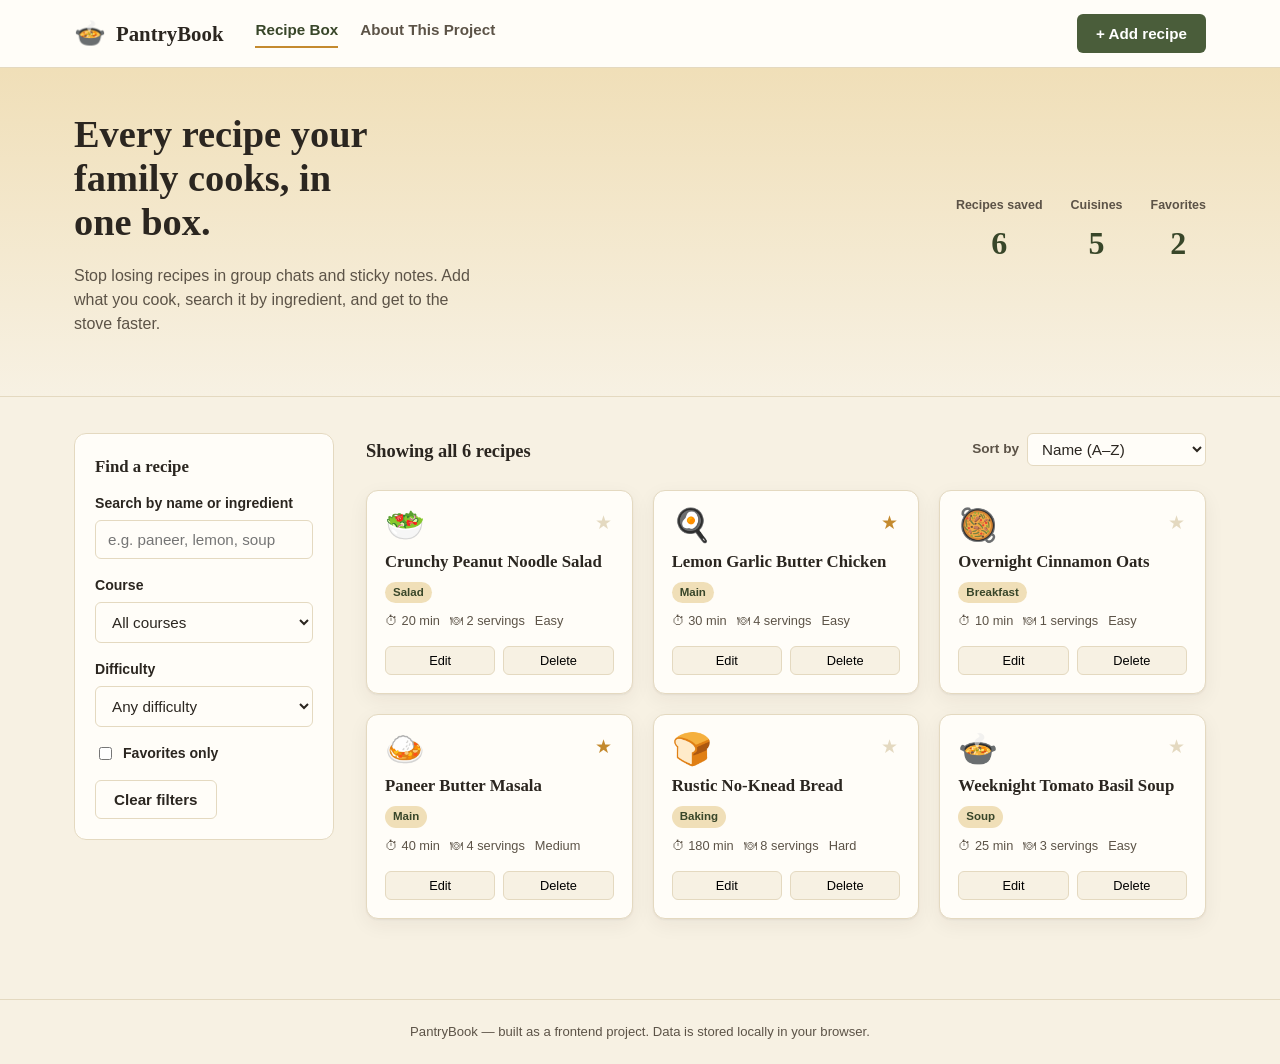
<file: index.html>
<!DOCTYPE html>
<html lang="en">
<head>
  <meta charset="UTF-8" />
  <meta name="viewport" content="width=device-width, initial-scale=1.0" />
  <title>PantryBook — Your Recipe Collection</title>
  <meta name="description" content="Organize, search and cook from your own family recipe box." />
 <link rel="stylesheet" href="css/style.css" />
  <link rel="icon" type="image/svg+xml" href="images/favicon.svg" />
</head>
<body>

  <header class="site-header">
    <div class="wrap header-row">
      <a href="index.html" class="brand">
        <span class="brand-mark" aria-hidden="true">🍲</span>
        <span class="brand-name">PantryBook</span>
      </a>
      <nav class="site-nav" aria-label="Primary">
        <a href="index.html" class="active">Recipe Box</a>
        <a href="about.html">About This Project</a>
      </nav>
      <button id="addRecipeBtn" class="btn btn-primary">+ Add recipe</button>
    </div>
  </header>

  <section class="hero">
    <div class="wrap hero-row">
      <div class="hero-copy">
        <h1>Every recipe your family cooks, in one box.</h1>
        <p>Stop losing recipes in group chats and sticky notes. Add what you cook, search it by ingredient, and get to the stove faster.</p>
      </div>
      <dl class="hero-stats" id="heroStats" aria-label="Collection statistics">
        <div class="stat">
          <dt>Recipes saved</dt>
          <dd id="statTotal">0</dd>
        </div>
        <div class="stat">
          <dt>Cuisines</dt>
          <dd id="statCuisines">0</dd>
        </div>
        <div class="stat">
          <dt>Favorites</dt>
          <dd id="statFavorites">0</dd>
        </div>
      </dl>
    </div>
  </section>

  <main class="wrap main-layout">

    <aside class="filters" aria-label="Filter recipes">
      <h2>Find a recipe</h2>

      <div class="field">
        <label for="searchInput">Search by name or ingredient</label>
        <input type="search" id="searchInput" placeholder="e.g. paneer, lemon, soup" autocomplete="off" />
      </div>

      <div class="field">
        <label for="categorySelect">Course</label>
        <select id="categorySelect">
          <option value="all">All courses</option>
        </select>
      </div>

      <div class="field">
        <label for="difficultySelect">Difficulty</label>
        <select id="difficultySelect">
          <option value="all">Any difficulty</option>
          <option value="Easy">Easy</option>
          <option value="Medium">Medium</option>
          <option value="Hard">Hard</option>
        </select>
      </div>

      <div class="field checkbox-field">
        <input type="checkbox" id="favOnly" />
        <label for="favOnly">Favorites only</label>
      </div>

      <button id="clearFiltersBtn" class="btn btn-ghost">Clear filters</button>
    </aside>

    <section class="results" aria-label="Recipe results">
      <div class="results-head">
        <h2 id="resultsCount">Showing all recipes</h2>
        <label class="sort-label" for="sortSelect">Sort by
          <select id="sortSelect">
            <option value="name">Name (A–Z)</option>
            <option value="time">Cook time (shortest)</option>
            <option value="difficulty">Difficulty</option>
          </select>
        </label>
      </div>

      <div id="recipeGrid" class="recipe-grid"></div>

      <p id="emptyState" class="empty-state" hidden>
        No recipes match your search. Try a different ingredient, or
        <button id="emptyClearBtn" class="link-btn">clear your filters</button>.
      </p>
    </section>

  </main>

  <footer class="site-footer">
    <div class="wrap">
      <p>PantryBook — built as a frontend  project. Data is stored locally in your browser.</p>
    </div>
  </footer>


  <div id="detailModal" class="modal" hidden>
    <div class="modal-panel modal-panel--wide" role="dialog" aria-modal="true" aria-labelledby="detailTitle">
      <button class="modal-close" data-close-modal aria-label="Close">✕</button>
      <div id="detailContent"></div>
    </div>
  </div>


  <div id="formModal" class="modal" hidden>
    <div class="modal-panel" role="dialog" aria-modal="true" aria-labelledby="formTitle">
      <button class="modal-close" data-close-modal aria-label="Close">✕</button>
      <h2 id="formTitle">Add a recipe</h2>
      <form id="recipeForm" novalidate>
        <input type="hidden" id="recipeId" />

        <div class="field">
          <label for="titleInput">Recipe name *</label>
          <input type="text" id="titleInput" required maxlength="60" />
          <small class="error" id="titleError"></small>
        </div>

        <div class="field-row">
          <div class="field">
            <label for="courseInput">Course *</label>
            <input type="text" id="courseInput" placeholder="Breakfast, Main, Dessert…" required />
          </div>
          <div class="field">
            <label for="cuisineInput">Cuisine *</label>
            <input type="text" id="cuisineInput" placeholder="Indian, Italian…" required />
          </div>
        </div>

        <div class="field-row">
          <div class="field">
            <label for="timeInput">Cook time (minutes) *</label>
            <input type="number" id="timeInput" min="1" max="600" required />
            <small class="error" id="timeError"></small>
          </div>
          <div class="field">
            <label for="servingsInput">Servings *</label>
            <input type="number" id="servingsInput" min="1" max="50" required />
          </div>
          <div class="field">
            <label for="difficultyInput">Difficulty *</label>
            <select id="difficultyInput" required>
              <option value="Easy">Easy</option>
              <option value="Medium">Medium</option>
              <option value="Hard">Hard</option>
            </select>
          </div>
        </div>

        <div class="field">
          <label for="ingredientsInput">Ingredients * (one per line)</label>
          <textarea id="ingredientsInput" rows="5" required placeholder="2 cups rice&#10;1 onion, sliced&#10;1 tsp cumin"></textarea>
          <small class="error" id="ingredientsError"></small>
        </div>

        <div class="field">
          <label for="stepsInput">Method * (one step per line)</label>
          <textarea id="stepsInput" rows="5" required placeholder="Rinse the rice until water runs clear.&#10;Heat oil and fry the cumin until fragrant."></textarea>
          <small class="error" id="stepsError"></small>
        </div>

        <div class="field">
          <label for="emojiInput">Icon</label>
          <select id="emojiInput">
            <option value="🍛">🍛 Curry / rice</option>
            <option value="🍲">🍲 Soup / stew</option>
            <option value="🥗">🥗 Salad</option>
            <option value="🍰">🍰 Dessert</option>
            <option value="🍞">🍞 Bread / baking</option>
            <option value="🍳">🍳 Breakfast</option>
            <option value="🍜">🍜 Noodles</option>
            <option value="🥘">🥘 One-pot</option>
          </select>
        </div>

        <div class="form-actions">
          <button type="button" class="btn btn-ghost" data-close-modal>Cancel</button>
          <button type="submit" class="btn btn-primary" id="saveRecipeBtn">Save recipe</button>
        </div>
      </form>
    </div>
  </div>

  <div id="toast" class="toast" hidden></div>

  <script src="js/script.js"></script>
</body>
</html>
</file>
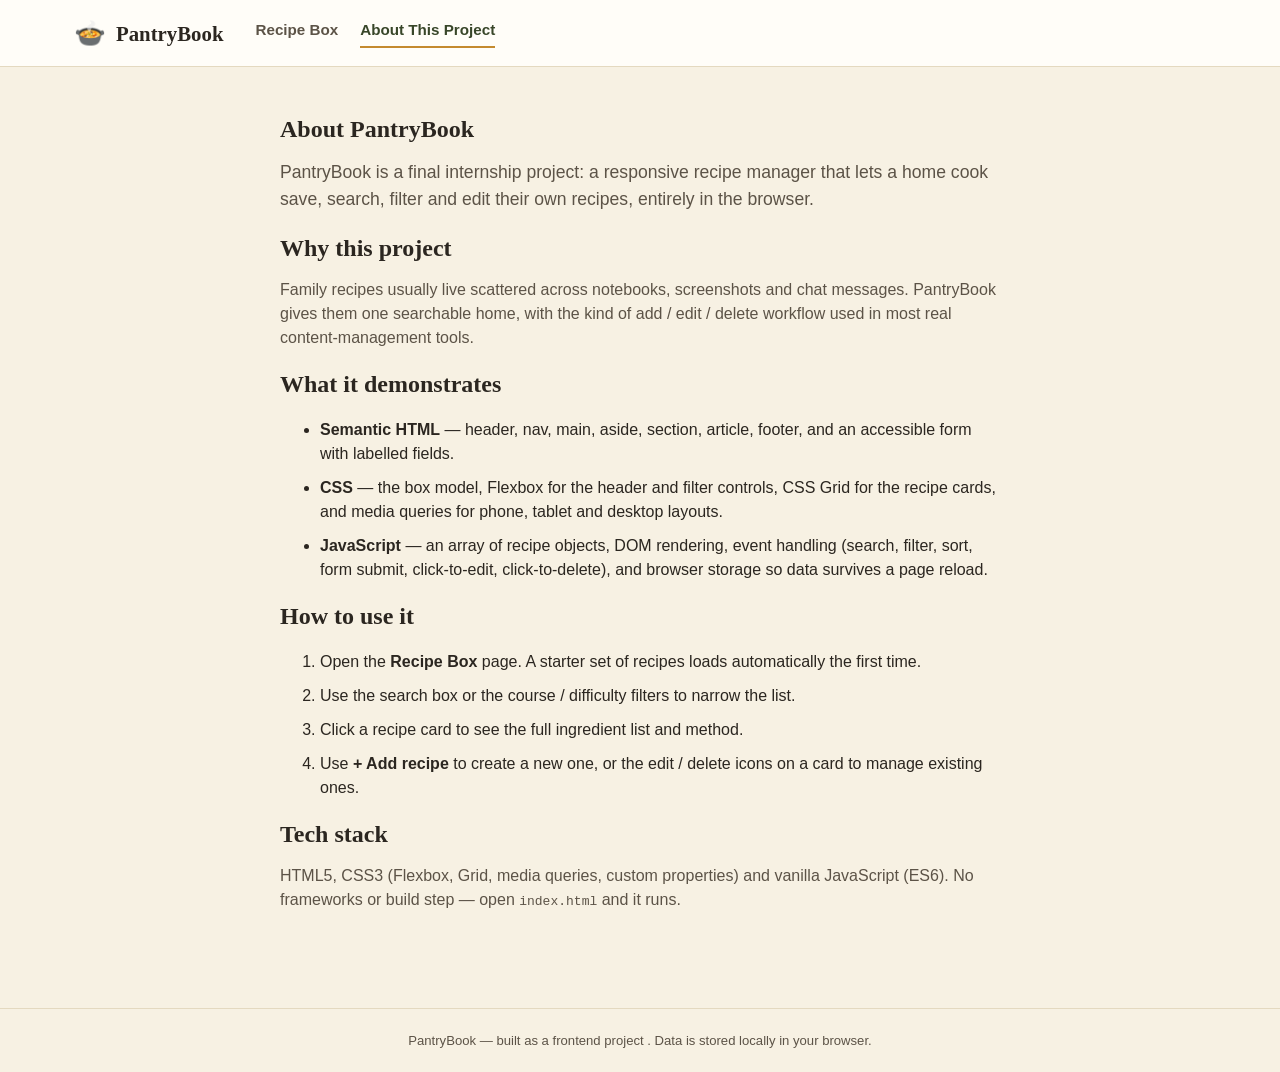
<file: about.html>
<!DOCTYPE html>
<html lang="en">
<head>
  <meta charset="UTF-8" />
  <meta name="viewport" content="width=device-width, initial-scale=1.0" />
  <title>About — PantryBook</title>
  <link rel="stylesheet" href="css/style.css" />
  <link rel="icon" type="image/svg+xml" href="images/favicon.svg" />
</head>
<body>

  <header class="site-header">
    <div class="wrap header-row">
      <a href="index.html" class="brand">
        <span class="brand-mark" aria-hidden="true">🍲</span>
        <span class="brand-name">PantryBook</span>
      </a>
      <nav class="site-nav" aria-label="Primary">
        <a href="index.html">Recipe Box</a>
        <a href="about.html" class="active">About This Project</a>
      </nav>
    </div>
  </header>

  <main class="wrap about-page">
    <article class="about-article">
      <h1>About PantryBook</h1>
      <p class="lede">PantryBook is a final internship project: a responsive recipe manager that lets a home cook save, search, filter and edit their own recipes, entirely in the browser.</p>

      <section>
        <h2>Why this project</h2>
        <p>Family recipes usually live scattered across notebooks, screenshots and chat messages. PantryBook gives them one searchable home, with the kind of add / edit / delete workflow used in most real content-management tools.</p>
      </section>

      <section>
        <h2>What it demonstrates</h2>
        <ul class="skills-list">
          <li><strong>Semantic HTML</strong> — header, nav, main, aside, section, article, footer, and an accessible form with labelled fields.</li>
          <li><strong>CSS</strong> — the box model, Flexbox for the header and filter controls, CSS Grid for the recipe cards, and media queries for phone, tablet and desktop layouts.</li>
          <li><strong>JavaScript</strong> — an array of recipe objects, DOM rendering, event handling (search, filter, sort, form submit, click-to-edit, click-to-delete), and browser storage so data survives a page reload.</li>
        </ul>
      </section>

      <section>
        <h2>How to use it</h2>
        <ol class="steps-list">
          <li>Open the <strong>Recipe Box</strong> page. A starter set of recipes loads automatically the first time.</li>
          <li>Use the search box or the course / difficulty filters to narrow the list.</li>
          <li>Click a recipe card to see the full ingredient list and method.</li>
          <li>Use <strong>+ Add recipe</strong> to create a new one, or the edit / delete icons on a card to manage existing ones.</li>
        </ol>
      </section>

      <section>
        <h2>Tech stack</h2>
        <p>HTML5, CSS3 (Flexbox, Grid, media queries, custom properties) and vanilla JavaScript (ES6). No frameworks or build step — open <code>index.html</code> and it runs.</p>
      </section>
    </article>
  </main>

  <footer class="site-footer">
    <div class="wrap">
      <p>PantryBook — built as a frontend project . Data is stored locally in your browser.</p>
    </div>
  </footer>

</body>
</html>
</file>
<file: css/style.css>
:root {
  --ink: #2b2620;
  --ink-soft: #5c5347;
  --parchment: #f7f1e3;
  --card: #fffdf8;
  --olive: #4a5d3a;
  --olive-dark: #384629;
  --turmeric: #c48a2e;
  --turmeric-soft: #f0dfb8;
  --line: #e4d9c0;
  --danger: #a8402f;
  --radius-s: 6px;
  --radius-m: 12px;
  --shadow: 0 1px 2px rgba(43,38,32,0.06), 0 6px 20px rgba(43,38,32,0.06);
  --font-display: "Fraunces", Georgia, serif;
  --font-body: "Inter", -apple-system, BlinkMacSystemFont, "Segoe UI", sans-serif;
}

* { box-sizing: border-box; }

html { scroll-behavior: smooth; }

body {
  margin: 0;
  font-family: var(--font-body);
  color: var(--ink);
  background: var(--parchment);
  line-height: 1.5;
}

h1, h2, h3 { font-family: var(--font-display); font-weight: 600; margin: 0 0 0.5em; }

p { margin: 0 0 1em; color: var(--ink-soft); }

a { color: var(--olive-dark); }

.wrap {
  max-width: 1180px;
  margin: 0 auto;
  padding: 0 24px;
}



.btn {
  font-family: var(--font-body);
  font-size: 0.95rem;
  font-weight: 600;
  padding: 10px 18px;
  border-radius: var(--radius-s);
  border: 1px solid transparent;
  cursor: pointer;
  transition: transform 0.08s ease, background 0.15s ease;
}
.btn:active { transform: translateY(1px); }

.btn-primary {
  background: var(--olive);
  color: #fff;
}
.btn-primary:hover { background: var(--olive-dark); }

.btn-ghost {
  background: transparent;
  border-color: var(--line);
  color: var(--ink);
}
.btn-ghost:hover { background: var(--turmeric-soft); }

.link-btn {
  background: none;
  border: none;
  color: var(--olive-dark);
  font-weight: 600;
  cursor: pointer;
  text-decoration: underline;
  padding: 0;
  font-size: inherit;
}

label { display: block; font-weight: 600; font-size: 0.88rem; margin-bottom: 6px; }

input[type="text"], input[type="search"], input[type="number"],
select, textarea {
  width: 100%;
  padding: 10px 12px;
  border: 1px solid var(--line);
  border-radius: var(--radius-s);
  font-family: var(--font-body);
  font-size: 0.95rem;
  background: var(--card);
  color: var(--ink);
}
input:focus, select:focus, textarea:focus {
  outline: 2px solid var(--olive);
  outline-offset: 1px;
}

.field { margin-bottom: 16px; }
.field-row { display: flex; gap: 14px; flex-wrap: wrap; }
.field-row .field { flex: 1 1 140px; }

.checkbox-field { display: flex; align-items: center; gap: 8px; }
.checkbox-field input { width: auto; }
.checkbox-field label { margin: 0; }

.error { display: block; color: var(--danger); font-size: 0.8rem; min-height: 1em; margin-top: 4px; }



.site-header {
  background: var(--card);
  border-bottom: 1px solid var(--line);
  position: sticky;
  top: 0;
  z-index: 20;
}

.header-row {
  display: flex;
  align-items: center;
  justify-content: space-between;
  gap: 20px;
  padding-top: 14px;
  padding-bottom: 14px;
}

.brand {
  display: flex;
  align-items: center;
  gap: 10px;
  text-decoration: none;
  color: var(--ink);
}
.brand-mark { font-size: 1.6rem; }
.brand-name { font-family: var(--font-display); font-size: 1.3rem; font-weight: 700; }

.site-nav { display: flex; gap: 22px; flex: 1; margin-left: 12px; }
.site-nav a {
  text-decoration: none;
  color: var(--ink-soft);
  font-weight: 600;
  font-size: 0.95rem;
  padding-bottom: 4px;
  border-bottom: 2px solid transparent;
}
.site-nav a.active, .site-nav a:hover { color: var(--olive-dark); border-bottom-color: var(--turmeric); }


.hero { background: linear-gradient(180deg, var(--turmeric-soft) 0%, var(--parchment) 100%); border-bottom: 1px solid var(--line); }

.hero-row {
  display: flex;
  flex-wrap: wrap;
  align-items: center;
  justify-content: space-between;
  gap: 28px;
  padding: 44px 24px;
}

.hero-copy { flex: 1 1 420px; }
.hero-copy h1 { font-size: clamp(1.7rem, 3vw, 2.4rem); line-height: 1.15; max-width: 16ch; }
.hero-copy p { max-width: 46ch; }

.hero-stats { display: flex; gap: 28px; margin: 0; flex: 0 0 auto; }
.stat { text-align: center; }
.stat dt { font-size: 0.78rem; color: var(--ink-soft); font-weight: 600; margin-bottom: 4px; }
.stat dd { margin: 0; font-family: var(--font-display); font-size: 2rem; font-weight: 700; color: var(--olive-dark); }


.main-layout {
  display: grid;
  grid-template-columns: 260px 1fr;
  gap: 32px;
  padding: 36px 24px 60px;
}

.filters {
  background: var(--card);
  border: 1px solid var(--line);
  border-radius: var(--radius-m);
  padding: 20px;
  align-self: start;
  position: sticky;
  top: 88px;
}
.filters h2 { font-size: 1.05rem; margin-bottom: 14px; }

.results-head {
  display: flex;
  justify-content: space-between;
  align-items: center;
  flex-wrap: wrap;
  gap: 10px;
  margin-bottom: 18px;
}
.results-head h2 { font-size: 1.15rem; margin: 0; }
.sort-label { display: flex; align-items: center; gap: 8px; font-size: 0.85rem; font-weight: 600; color: var(--ink-soft); }
.sort-label select { width: auto; padding: 6px 10px; }

/* Recipe grid — CSS Grid, responsive columns */
.recipe-grid {
  display: grid;
  grid-template-columns: repeat(auto-fill, minmax(240px, 1fr));
  gap: 20px;
}

.recipe-card {
  background: var(--card);
  border: 1px solid var(--line);
  border-radius: var(--radius-m);
  padding: 18px;
  box-shadow: var(--shadow);
  display: flex;
  flex-direction: column;
  gap: 8px;
  cursor: pointer;
  transition: box-shadow 0.15s ease, border-color 0.15s ease;
}
.recipe-card:hover, .recipe-card:focus-within { border-color: var(--turmeric); }

.recipe-card-top { display: flex; justify-content: space-between; align-items: flex-start; gap: 8px; }
.recipe-emoji { font-size: 2rem; line-height: 1; }

.fav-btn {
  background: none;
  border: none;
  font-size: 1.2rem;
  cursor: pointer;
  color: var(--line);
  padding: 2px;
}
.fav-btn.active { color: var(--turmeric); }

.recipe-card h3 { font-size: 1.05rem; margin: 0; }
.recipe-meta { font-size: 0.8rem; color: var(--ink-soft); display: flex; gap: 10px; flex-wrap: wrap; }
.badge {
  display: inline-block;
  font-size: 0.72rem;
  font-weight: 600;
  padding: 2px 8px;
  border-radius: 20px;
  background: var(--turmeric-soft);
  color: var(--olive-dark);
  width: fit-content;
}

.card-actions { display: flex; gap: 8px; margin-top: auto; padding-top: 8px; }
.card-actions button {
  flex: 1;
  font-size: 0.8rem;
  padding: 6px 8px;
  border-radius: var(--radius-s);
  border: 1px solid var(--line);
  background: var(--parchment);
  cursor: pointer;
}
.card-actions button:hover { background: var(--turmeric-soft); }
.card-actions .delete-btn:hover { background: #f2d9d3; border-color: var(--danger); color: var(--danger); }

.empty-state {
  text-align: center;
  padding: 60px 20px;
  color: var(--ink-soft);
  background: var(--card);
  border: 1px dashed var(--line);
  border-radius: var(--radius-m);
}



.modal {
  position: fixed;
  inset: 0;
  background: rgba(43,38,32,0.45);
  display: flex;
  align-items: center;
  justify-content: center;
  padding: 20px;
  z-index: 50;
}
.modal[hidden] { display: none; }

.modal-panel {
  background: var(--card);
  border-radius: var(--radius-m);
  padding: 28px;
  width: 100%;
  max-width: 520px;
  max-height: 88vh;
  overflow-y: auto;
  position: relative;
  box-shadow: 0 20px 60px rgba(0,0,0,0.25);
}
.modal-panel--wide { max-width: 680px; }

.modal-close {
  position: absolute;
  top: 14px;
  right: 14px;
  background: none;
  border: none;
  font-size: 1.1rem;
  cursor: pointer;
  color: var(--ink-soft);
}

.form-actions { display: flex; justify-content: flex-end; gap: 10px; margin-top: 8px; }


.detail-head { display: flex; gap: 14px; align-items: center; margin-bottom: 6px; }
.detail-head .recipe-emoji { font-size: 2.4rem; }
.detail-meta { display: flex; gap: 16px; flex-wrap: wrap; margin: 10px 0 18px; font-size: 0.88rem; color: var(--ink-soft); }
.detail-columns { display: grid; grid-template-columns: 1fr 1fr; gap: 24px; }
.detail-columns h3 { font-size: 0.95rem; text-transform: none; border-bottom: 2px solid var(--turmeric-soft); padding-bottom: 6px; }
.detail-columns ul, .detail-columns ol { padding-left: 20px; margin: 0; color: var(--ink); }
.detail-columns li { margin-bottom: 8px; }


.toast {
  position: fixed;
  bottom: 24px;
  left: 50%;
  transform: translateX(-50%);
  background: var(--olive-dark);
  color: #fff;
  padding: 12px 20px;
  border-radius: var(--radius-s);
  font-size: 0.9rem;
  box-shadow: var(--shadow);
  z-index: 100;
}
.toast[hidden] { display: none; }


.about-page { padding: 44px 24px 60px; }
.about-article { max-width: 720px; margin: 0 auto; }
.lede { font-size: 1.1rem; }
.skills-list li, .steps-list li { margin-bottom: 10px; color: var(--ink); }


.site-footer { border-top: 1px solid var(--line); padding: 22px 0; margin-top: 20px; }
.site-footer p { margin: 0; font-size: 0.82rem; text-align: center; color: var(--ink-soft); }



@media (max-width: 900px) {
  .main-layout {
    grid-template-columns: 1fr;
  }
  .filters {
    position: static;
    display: grid;
    grid-template-columns: 1fr 1fr;
    gap: 14px 16px;
    align-items: end;
  }
  .filters h2 { grid-column: 1 / -1; margin-bottom: 4px; }
  .detail-columns { grid-template-columns: 1fr; }
}

@media (max-width: 600px) {
  .header-row { flex-wrap: wrap; }
  .site-nav { order: 3; width: 100%; margin-left: 0; justify-content: center; }
  .hero-row { padding: 28px 20px; }
  .hero-stats { width: 100%; justify-content: space-between; }
  .stat dd { font-size: 1.5rem; }
  .filters { grid-template-columns: 1fr; }
  .recipe-grid { grid-template-columns: 1fr; }
  .field-row { flex-direction: column; }
  #addRecipeBtn { width: 100%; order: 4; }
}
</file>
